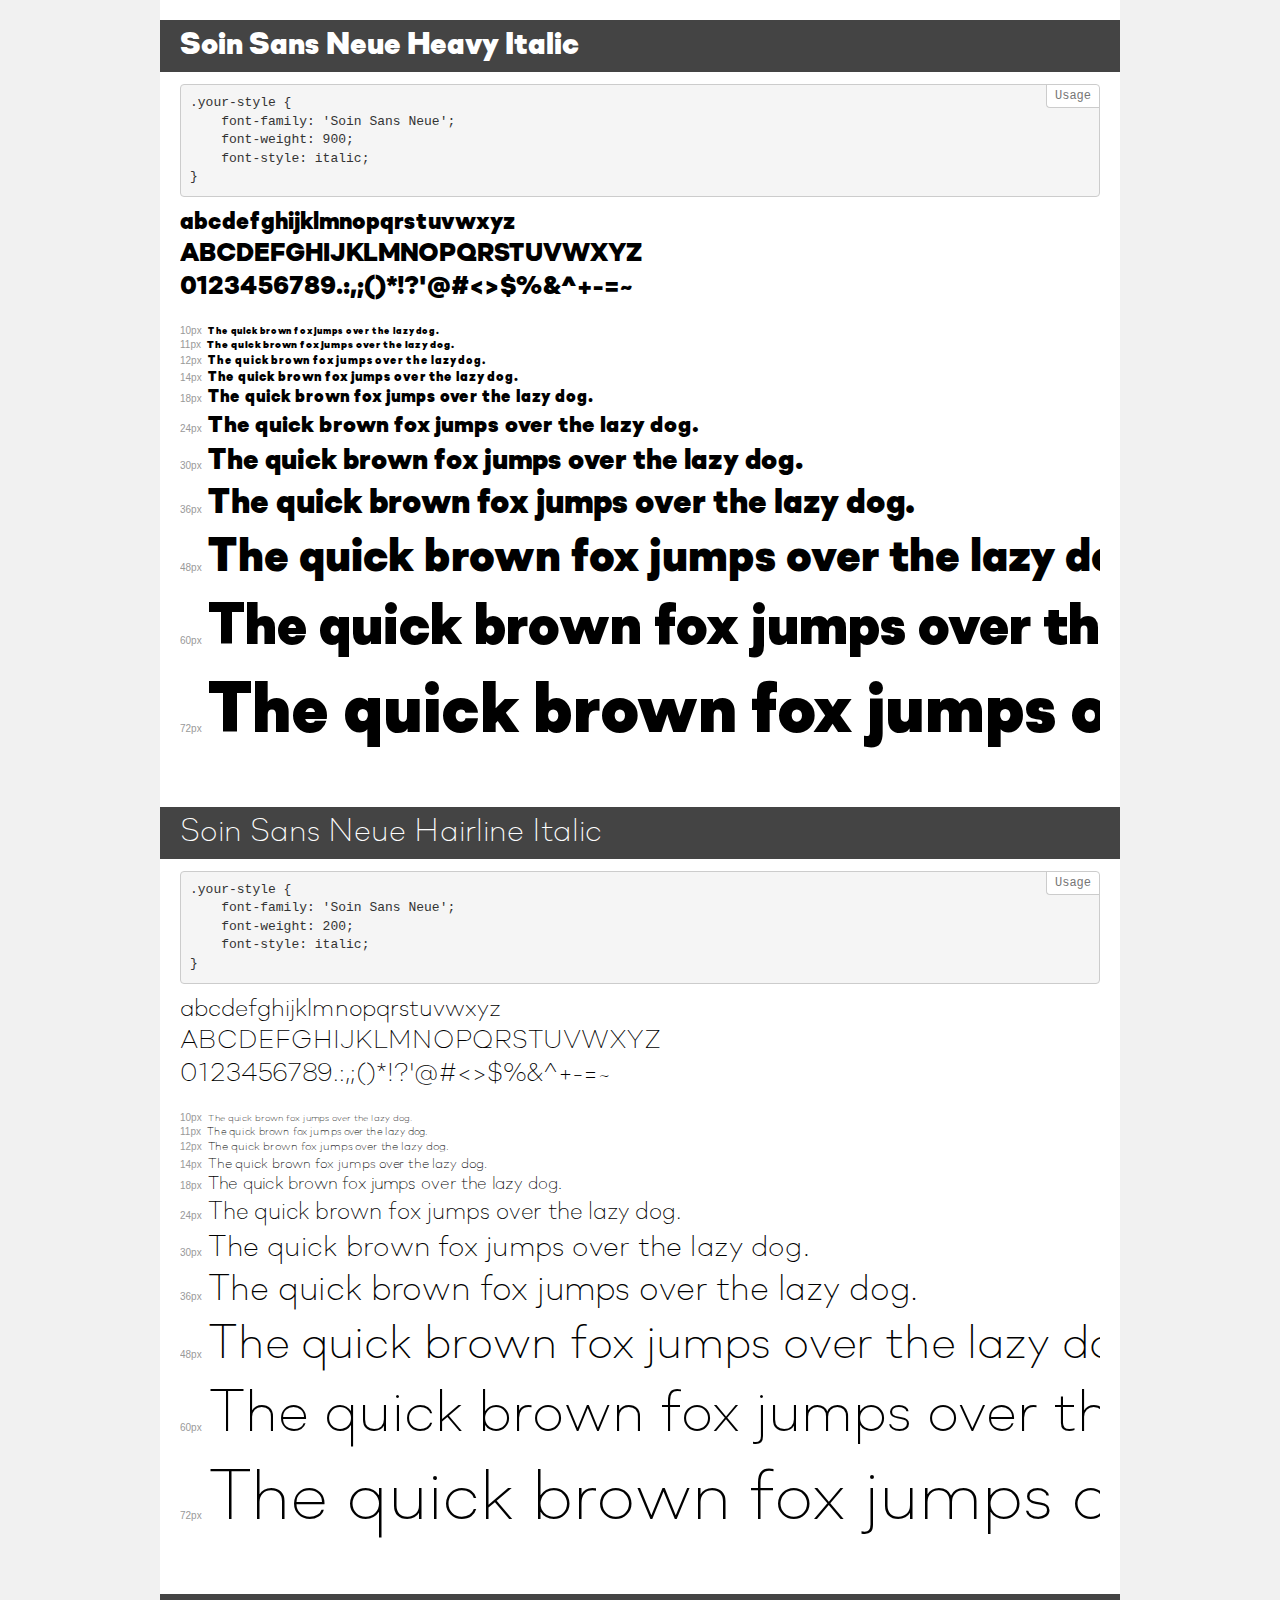
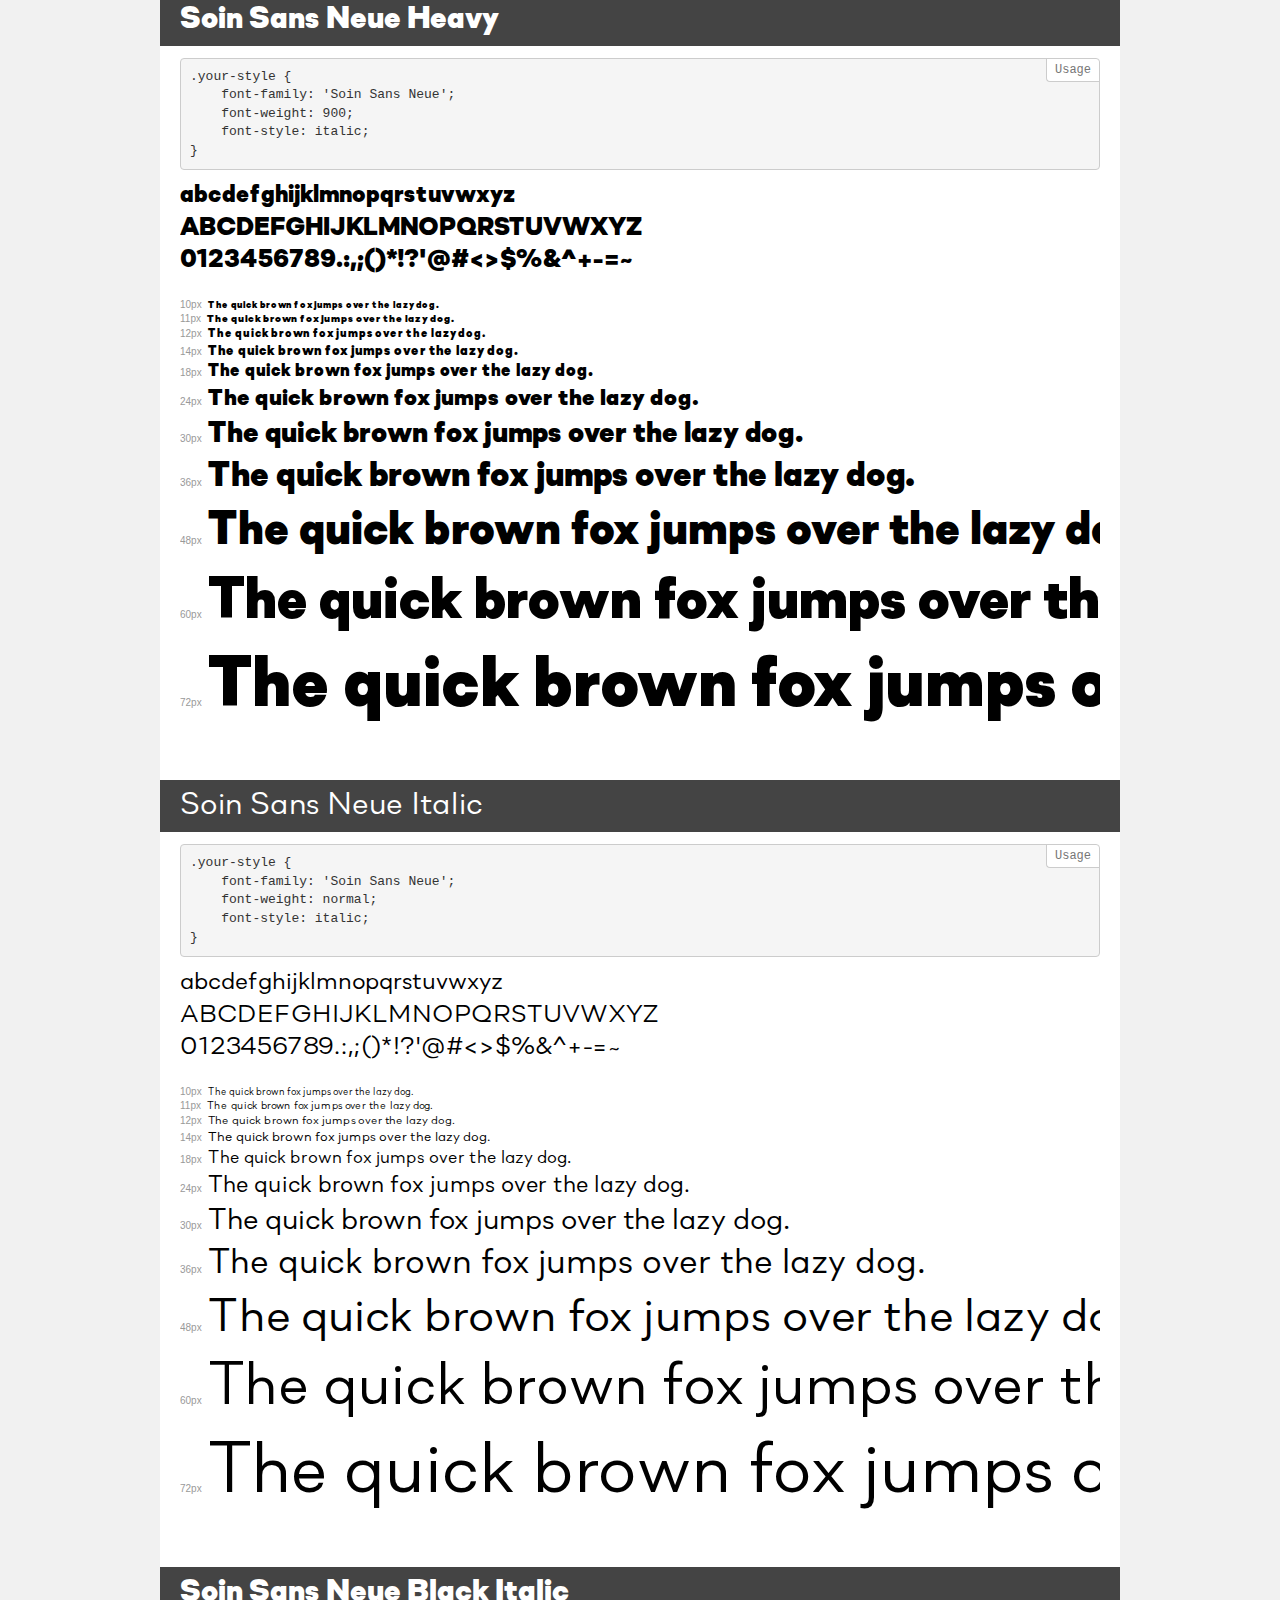
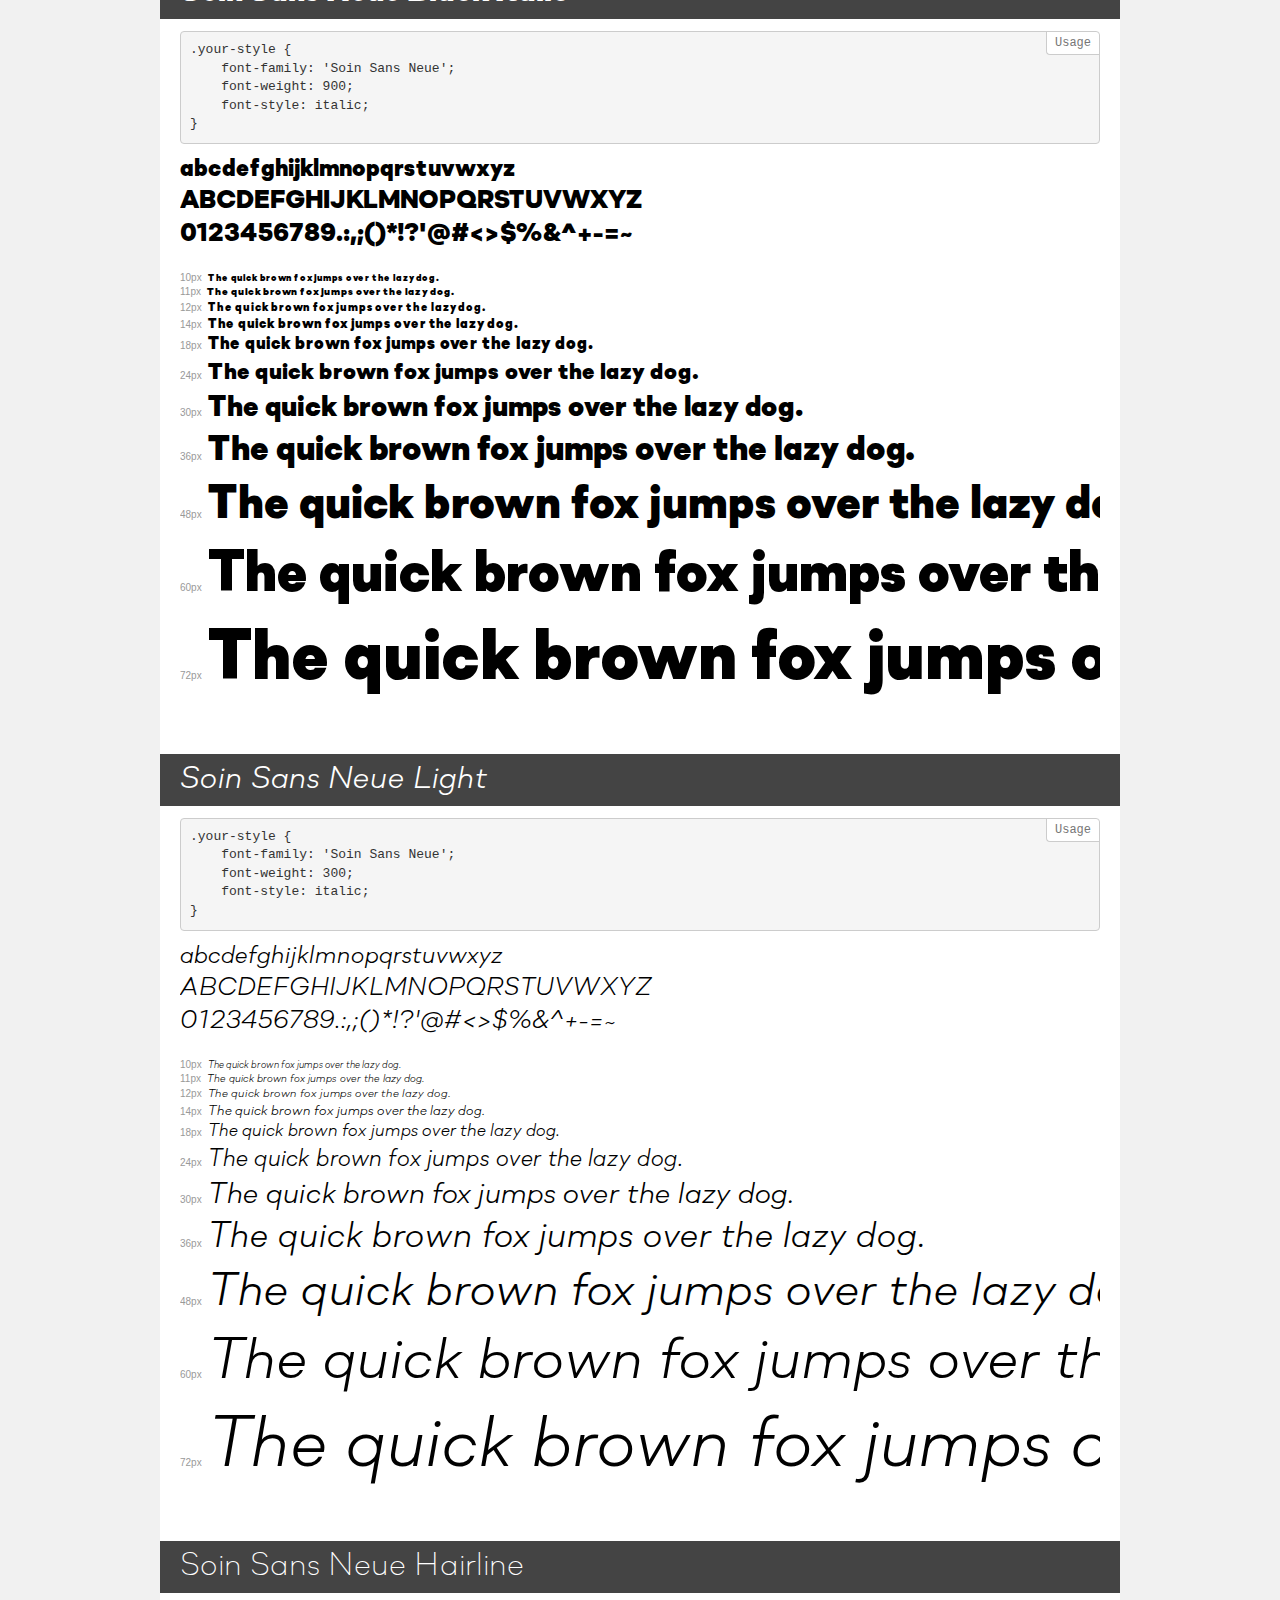
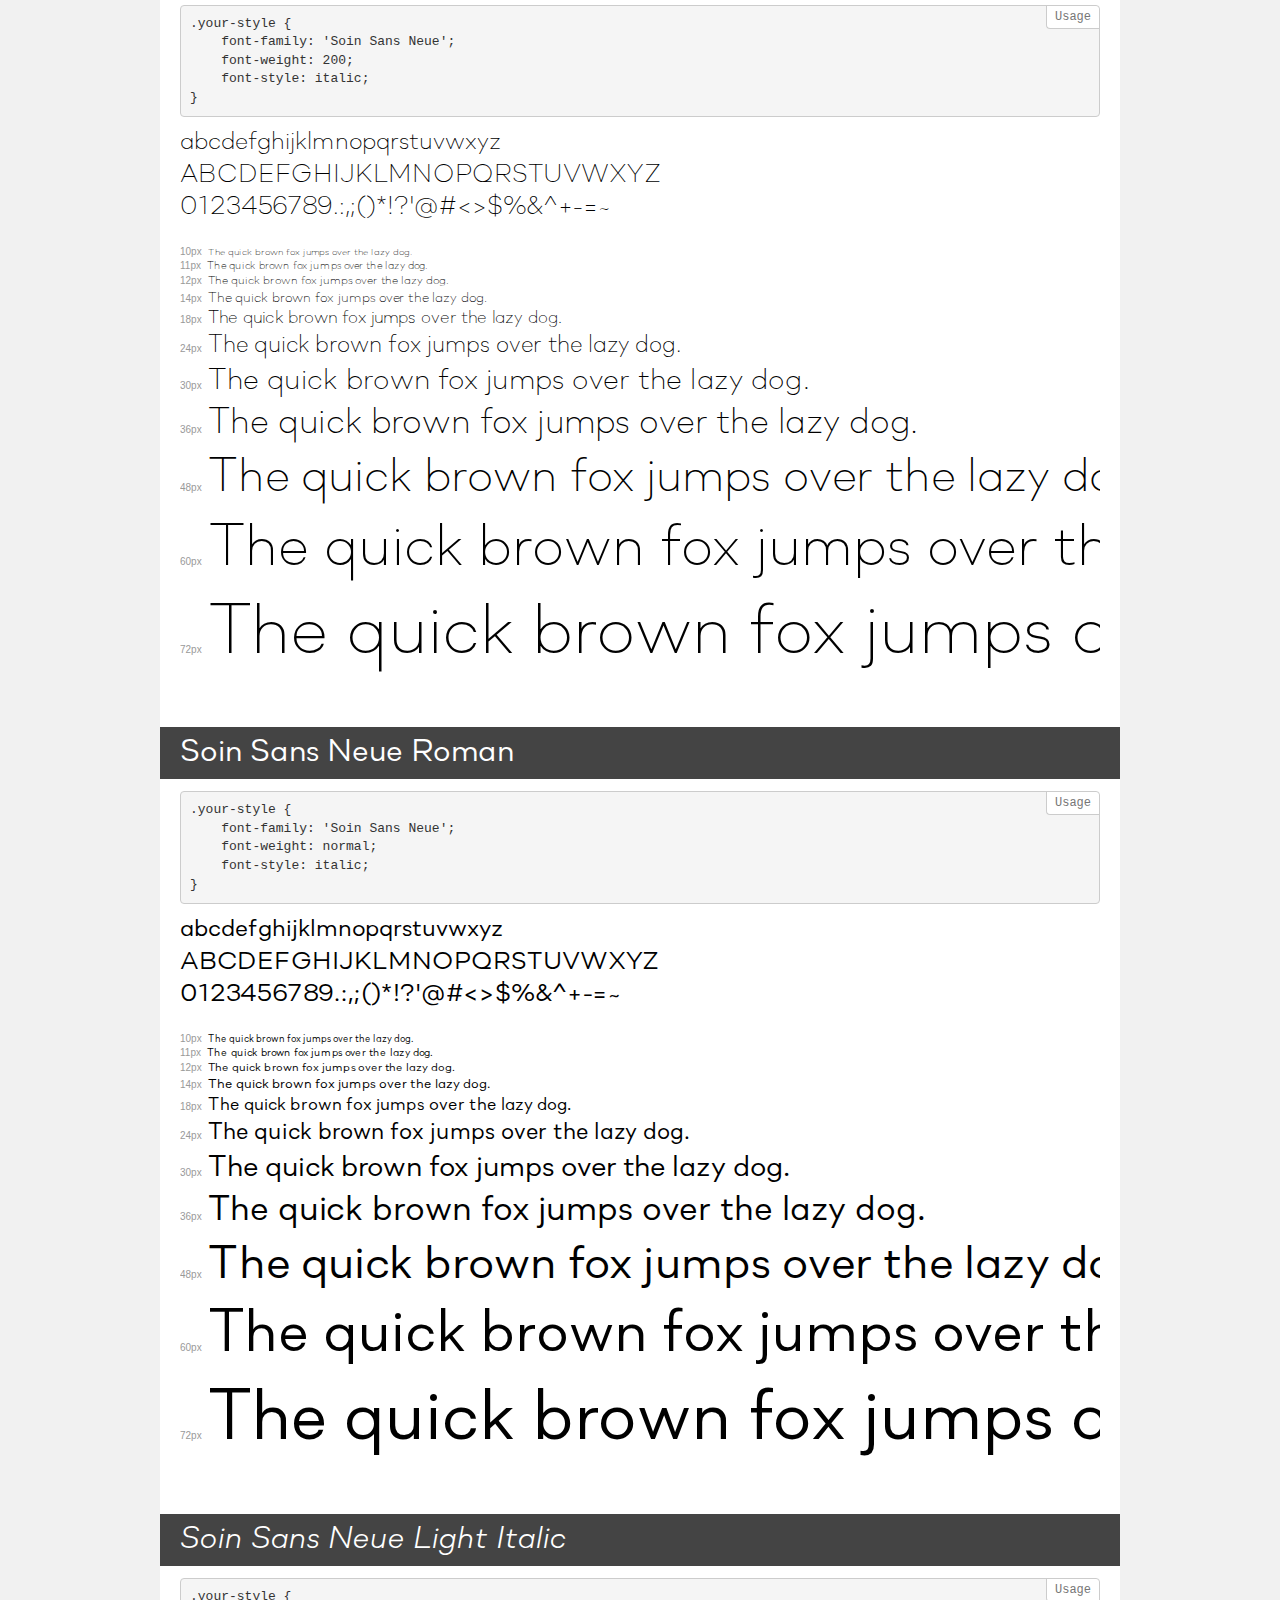
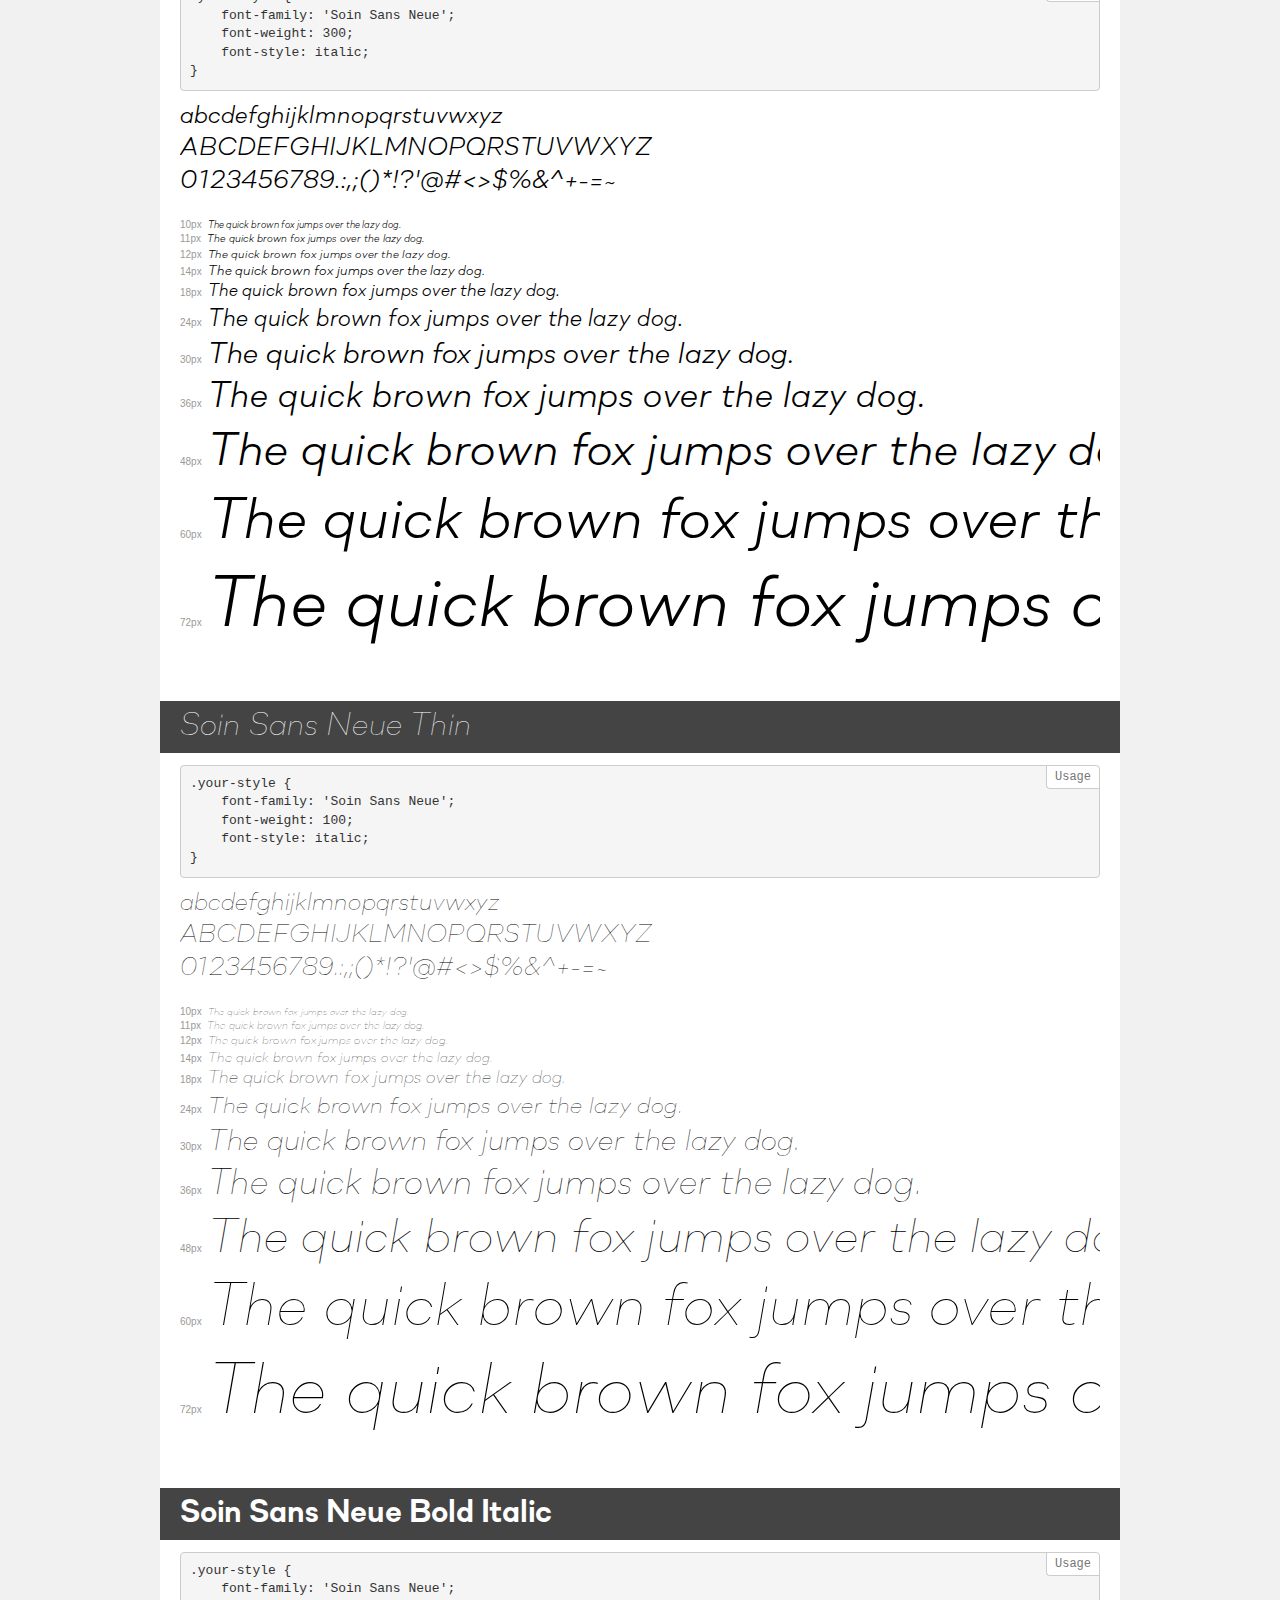
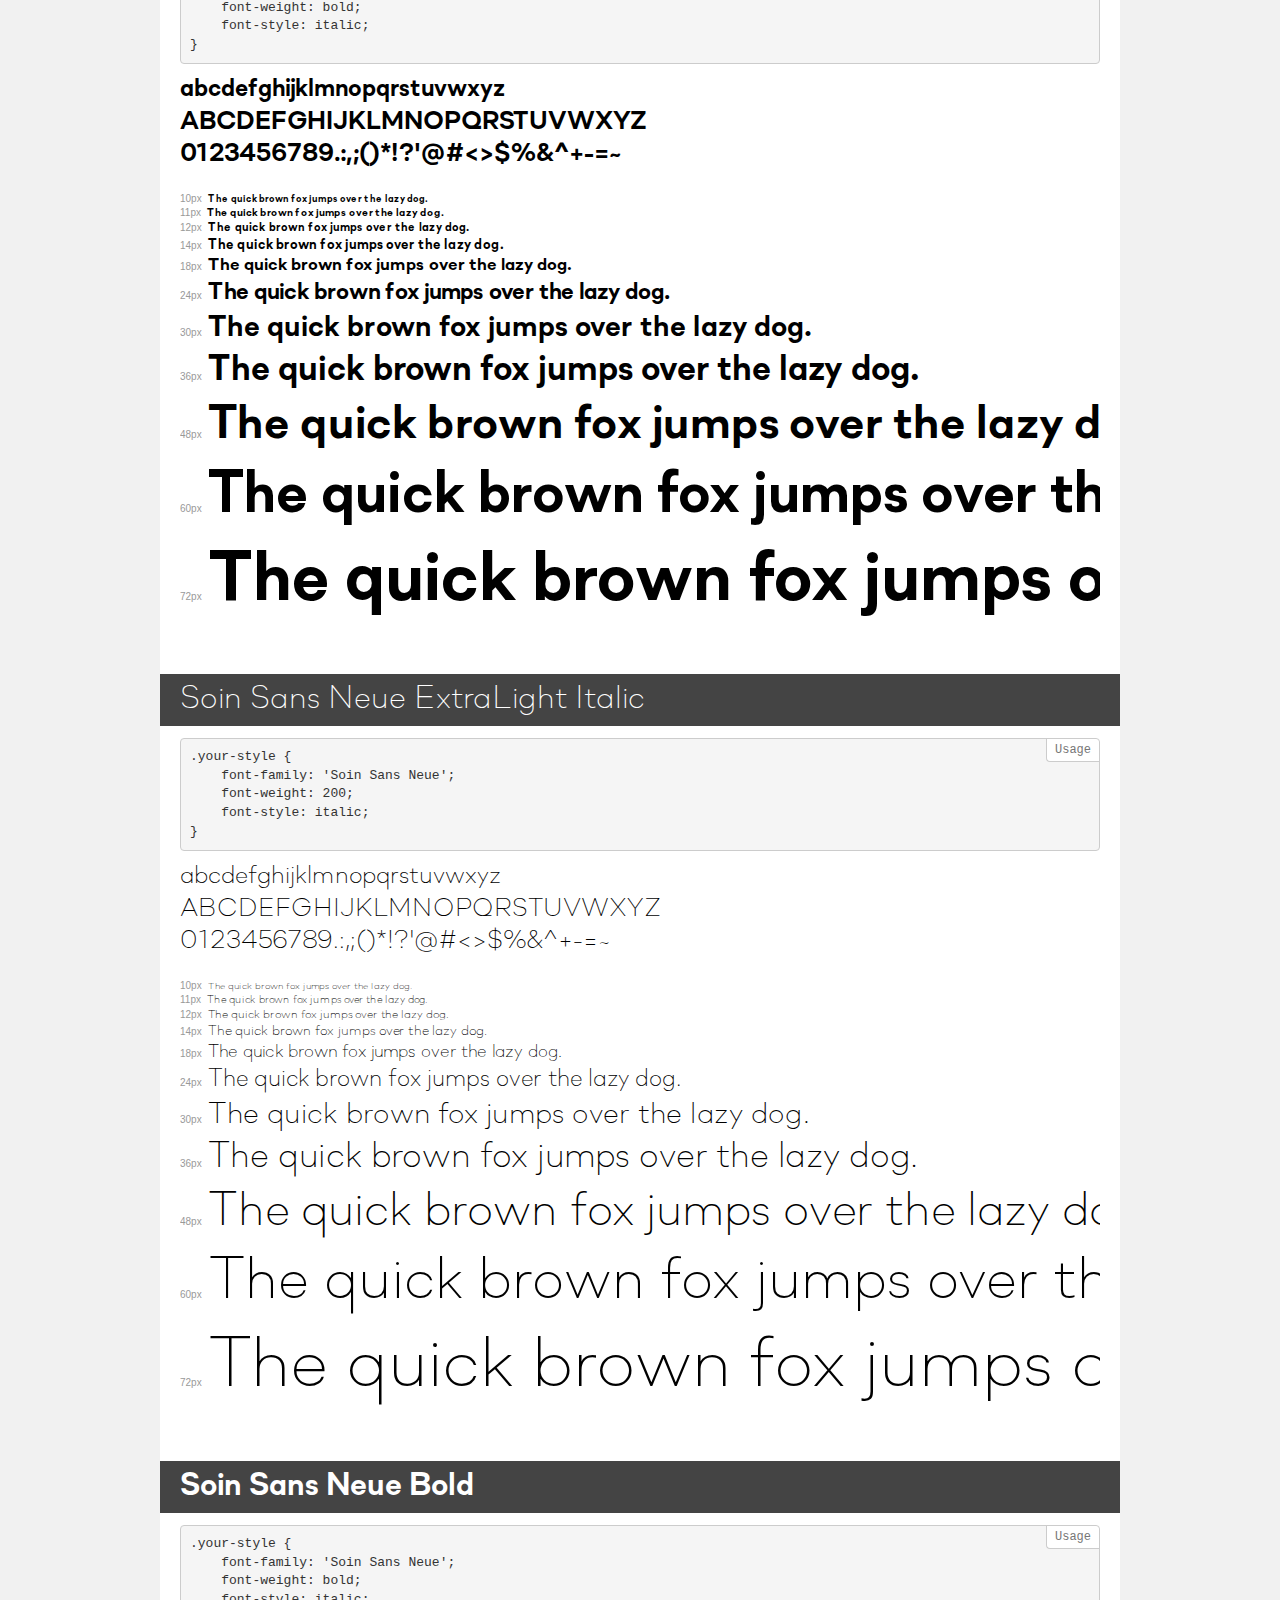
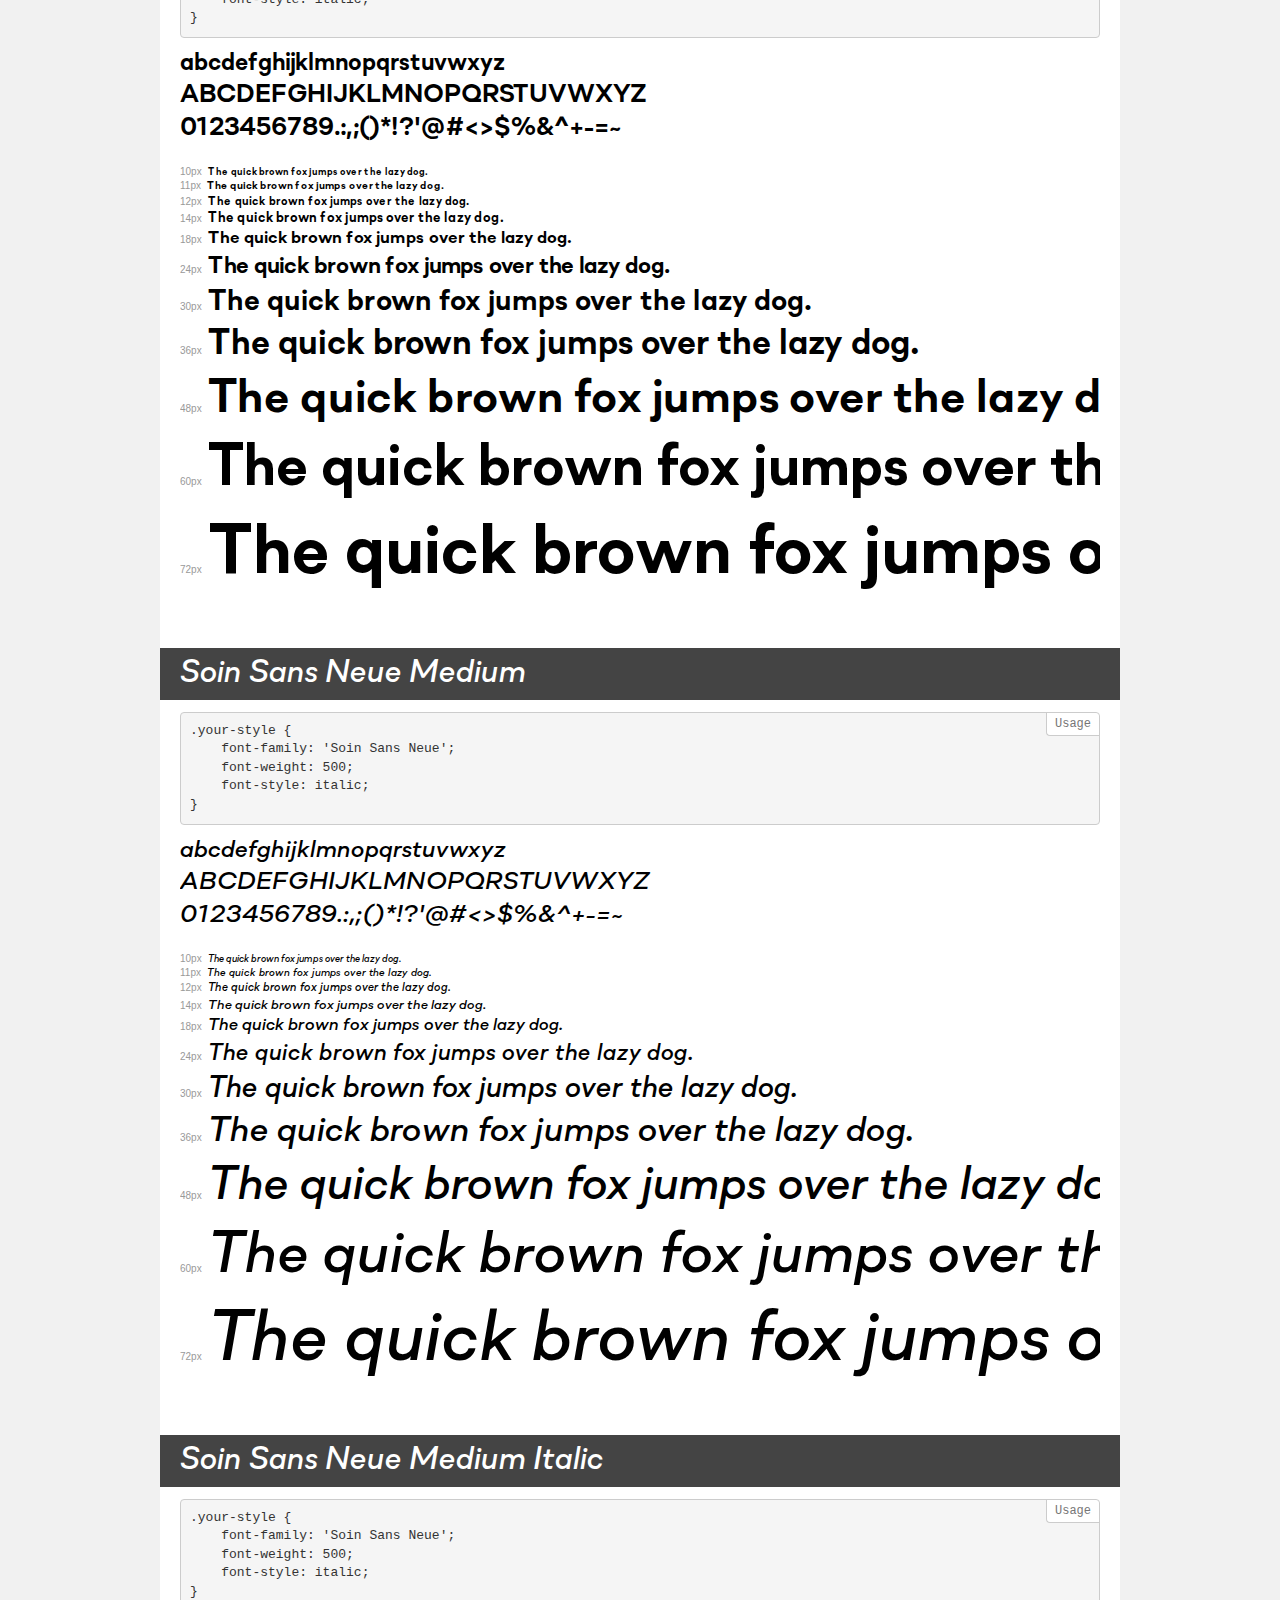
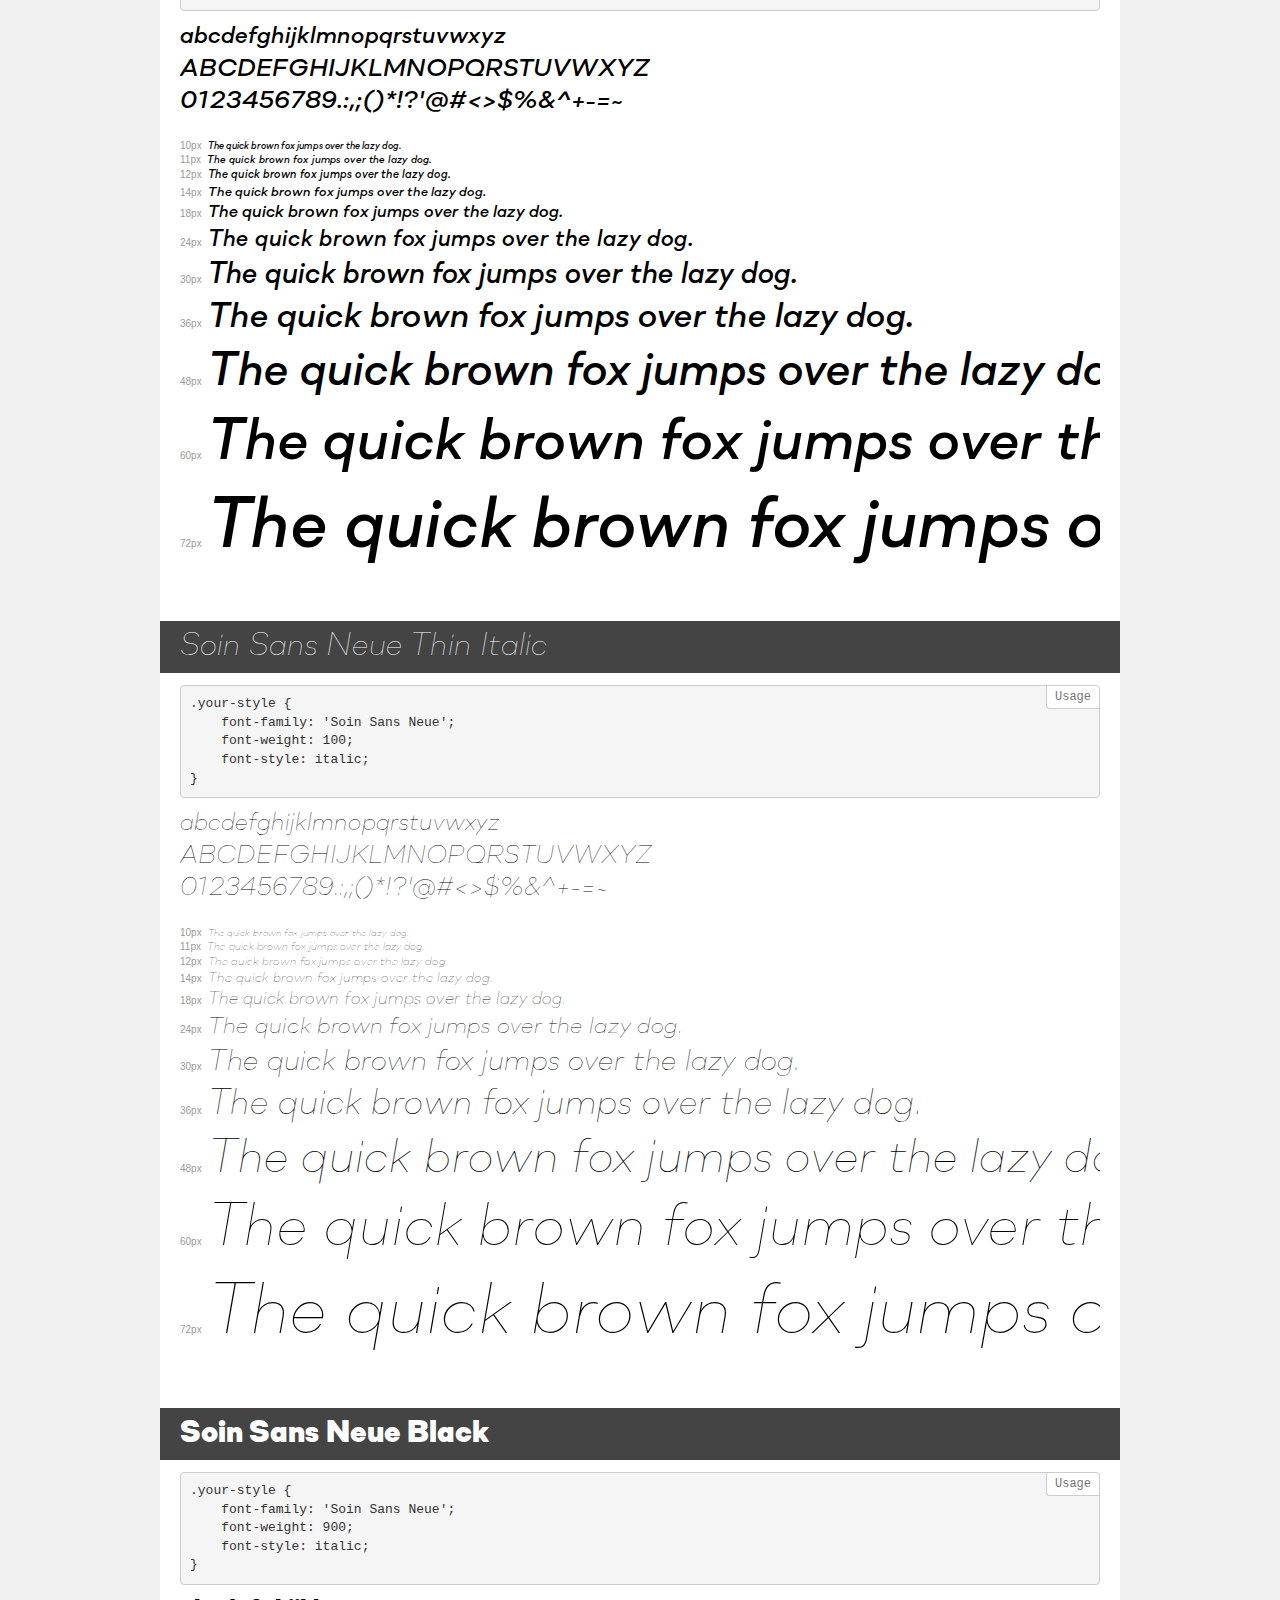
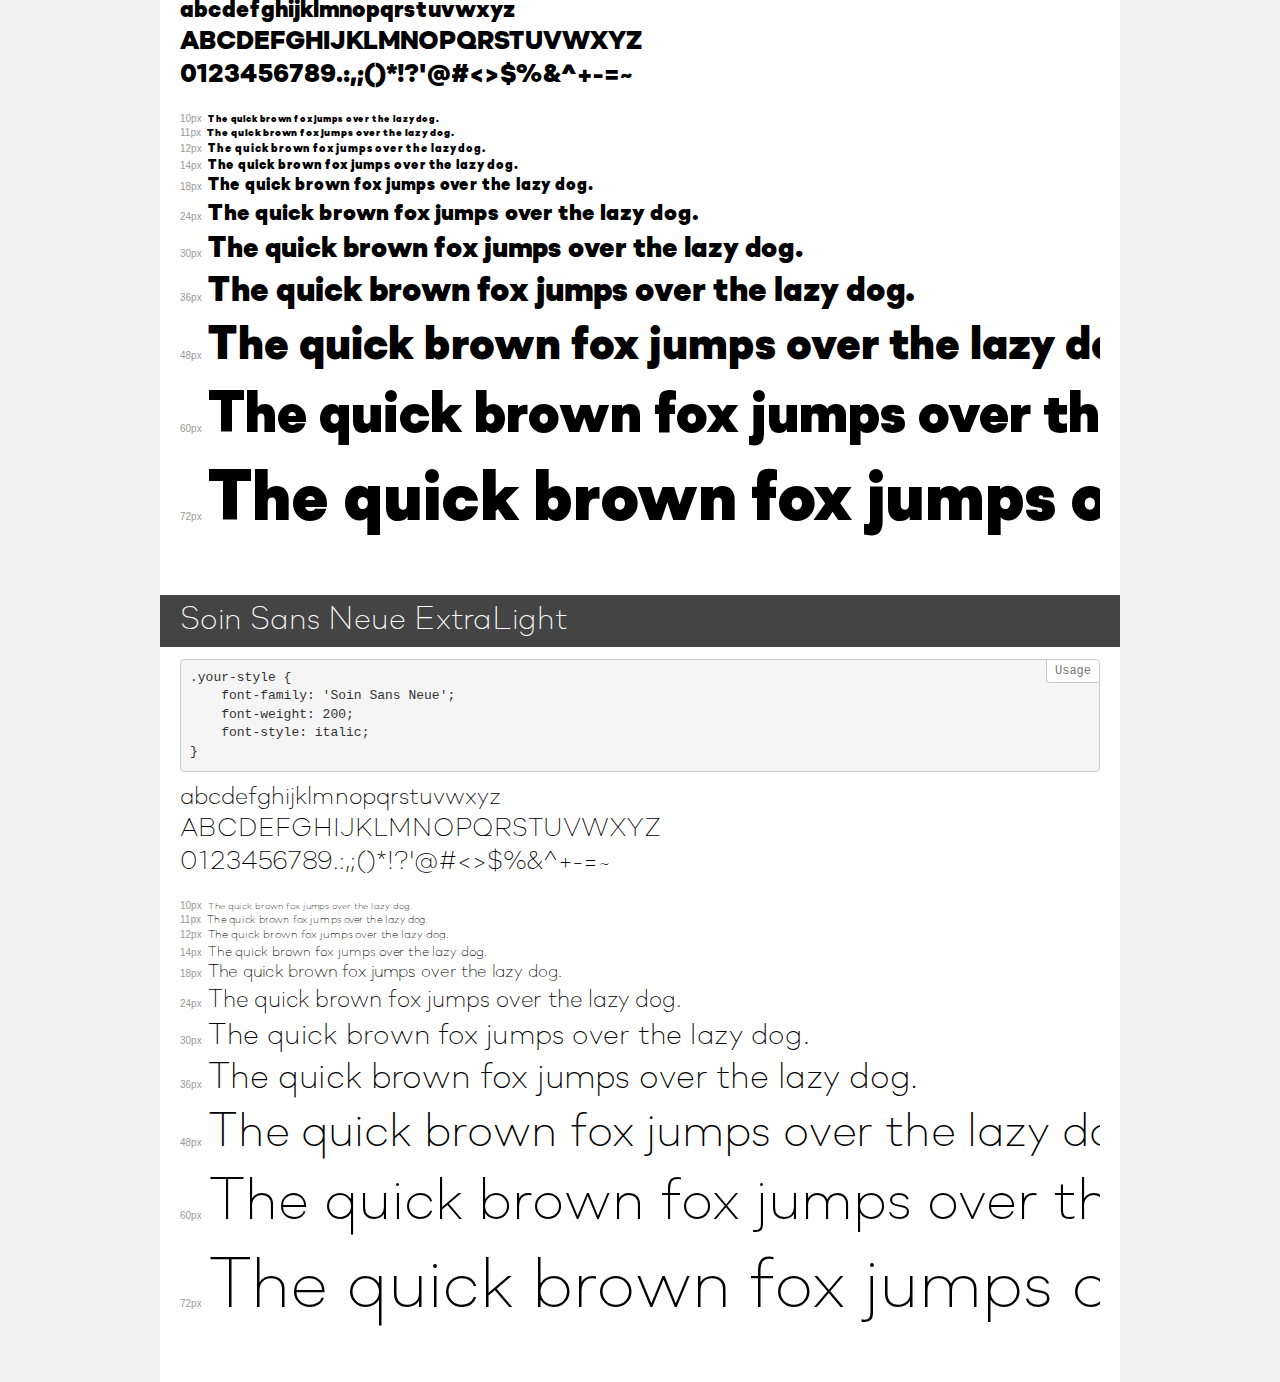
<file: transfonter.org-20190128-185114/demo.html>
<!DOCTYPE html>
<html>
<head>
    <meta charset="utf-8">
    <meta http-equiv="X-UA-Compatible" content="IE=edge">
    <meta name="viewport" content="width=device-width, initial-scale=1">
    <meta name="robots" content="noindex, noarchive">
    <meta name="format-detection" content="telephone=no">
    <title>Transfonter demo</title>
    <link href="stylesheet.css" rel="stylesheet">
    <style>
        /*
        http://meyerweb.com/eric/tools/css/reset/
        v2.0 | 20110126
        License: none (public domain)
        */
        html, body, div, span, applet, object, iframe,
        h1, h2, h3, h4, h5, h6, p, blockquote, pre,
        a, abbr, acronym, address, big, cite, code,
        del, dfn, em, img, ins, kbd, q, s, samp,
        small, strike, strong, sub, sup, tt, var,
        b, u, i, center,
        dl, dt, dd, ol, ul, li,
        fieldset, form, label, legend,
        table, caption, tbody, tfoot, thead, tr, th, td,
        article, aside, canvas, details, embed,
        figure, figcaption, footer, header, hgroup,
        menu, nav, output, ruby, section, summary,
        time, mark, audio, video {
            margin: 0;
            padding: 0;
            border: 0;
            font-size: 100%;
            font: inherit;
            vertical-align: baseline;
        }
        /* HTML5 display-role reset for older browsers */
        article, aside, details, figcaption, figure,
        footer, header, hgroup, menu, nav, section {
            display: block;
        }
        body {
            line-height: 1;
        }
        ol, ul {
            list-style: none;
        }
        blockquote, q {
            quotes: none;
        }
        blockquote:before, blockquote:after,
        q:before, q:after {
            content: '';
            content: none;
        }
        table {
            border-collapse: collapse;
            border-spacing: 0;
        }
        /* common styles */
        body {
            background: #f1f1f1;
            color: #000;
        }
        .page {
            background: #fff;
            width: 920px;
            margin: 0 auto;
            padding: 20px 20px 0 20px;
            overflow: hidden;
        }
        .font-container {
            overflow-x: auto;
            overflow-y: hidden;
            margin-bottom: 40px;
            line-height: 1.3;
            white-space: nowrap;
            padding-bottom: 5px;
        }
        h1 {
            position: relative;
            background: #444;
            font-size: 32px;
            color: #fff;
            padding: 10px 20px;
            margin: 0 -20px 12px -20px;
        }
        .letters {
            font-size: 25px;
            margin-bottom: 20px;
        }
        .s10:before {
            content: '10px';
        }
        .s11:before {
            content: '11px';
        }
        .s12:before {
            content: '12px';
        }
        .s14:before {
            content: '14px';
        }
        .s18:before {
            content: '18px';
        }
        .s24:before {
            content: '24px';
        }
        .s30:before {
            content: '30px';
        }
        .s36:before {
            content: '36px';
        }
        .s48:before {
            content: '48px';
        }
        .s60:before {
            content: '60px';
        }
        .s72:before {
            content: '72px';
        }
        .s10:before, .s11:before, .s12:before, .s14:before,
        .s18:before, .s24:before, .s30:before, .s36:before,
        .s48:before, .s60:before, .s72:before {
            font-family: Arial, sans-serif;
            font-size: 10px;
            font-weight: normal;
            font-style: normal;
            color: #999;
            padding-right: 6px;
        }
        pre {
            display: block;
            position: relative;
            padding: 9px;
            margin: 0 0 10px;
            font-family: Monaco, Menlo, Consolas, "Courier New", monospace !important;
            font-size: 13px;
            line-height: 1.428571429;
            color: #333;
            font-weight: normal !important;
            font-style: normal !important;
            background-color: #f5f5f5;
            border: 1px solid #ccc;
            overflow-x: auto;
            border-radius: 4px;
        }
        pre:after {
            display: block;
            position: absolute;
            right: 0;
            top: 0;
            content: 'Usage';
            line-height: 1;
            padding: 5px 8px;
            font-size: 12px;
            color: #767676;
            background-color: #fff;
            border: 1px solid #ccc;
            border-right: none;
            border-top: none;
            border-radius: 0 4px 0 4px;
            z-index: 10;
        }
        /* responsive */
        @media (max-width: 959px) {
            .page {
                width: auto;
                margin: 0;
            }
        }
    </style>
</head>
<body>
<div class="page">
    <div class="demo" style="font-family: 'Soin Sans Neue'; font-weight: 900; font-style: italic;">
        <h1>Soin Sans Neue Heavy Italic</h1>
        <pre>.your-style {
    font-family: 'Soin Sans Neue';
    font-weight: 900;
    font-style: italic;
}</pre>
        <div class="font-container">
            <p class="letters">
                abcdefghijklmnopqrstuvwxyz<br>
ABCDEFGHIJKLMNOPQRSTUVWXYZ<br>
                0123456789.:,;()*!?'@#<>$%&^+-=~
            </p>
            <p class="s10" style="font-size: 10px;">The quick brown fox jumps over the lazy dog.</p>
            <p class="s11" style="font-size: 11px;">The quick brown fox jumps over the lazy dog.</p>
            <p class="s12" style="font-size: 12px;">The quick brown fox jumps over the lazy dog.</p>
            <p class="s14" style="font-size: 14px;">The quick brown fox jumps over the lazy dog.</p>
            <p class="s18" style="font-size: 18px;">The quick brown fox jumps over the lazy dog.</p>
            <p class="s24" style="font-size: 24px;">The quick brown fox jumps over the lazy dog.</p>
            <p class="s30" style="font-size: 30px;">The quick brown fox jumps over the lazy dog.</p>
            <p class="s36" style="font-size: 36px;">The quick brown fox jumps over the lazy dog.</p>
            <p class="s48" style="font-size: 48px;">The quick brown fox jumps over the lazy dog.</p>
            <p class="s60" style="font-size: 60px;">The quick brown fox jumps over the lazy dog.</p>
            <p class="s72" style="font-size: 72px;">The quick brown fox jumps over the lazy dog.</p>
        </div>
    </div>
    <div class="demo" style="font-family: 'Soin Sans Neue'; font-weight: 200; font-style: italic;">
        <h1>Soin Sans Neue Hairline Italic</h1>
        <pre>.your-style {
    font-family: 'Soin Sans Neue';
    font-weight: 200;
    font-style: italic;
}</pre>
        <div class="font-container">
            <p class="letters">
                abcdefghijklmnopqrstuvwxyz<br>
ABCDEFGHIJKLMNOPQRSTUVWXYZ<br>
                0123456789.:,;()*!?'@#<>$%&^+-=~
            </p>
            <p class="s10" style="font-size: 10px;">The quick brown fox jumps over the lazy dog.</p>
            <p class="s11" style="font-size: 11px;">The quick brown fox jumps over the lazy dog.</p>
            <p class="s12" style="font-size: 12px;">The quick brown fox jumps over the lazy dog.</p>
            <p class="s14" style="font-size: 14px;">The quick brown fox jumps over the lazy dog.</p>
            <p class="s18" style="font-size: 18px;">The quick brown fox jumps over the lazy dog.</p>
            <p class="s24" style="font-size: 24px;">The quick brown fox jumps over the lazy dog.</p>
            <p class="s30" style="font-size: 30px;">The quick brown fox jumps over the lazy dog.</p>
            <p class="s36" style="font-size: 36px;">The quick brown fox jumps over the lazy dog.</p>
            <p class="s48" style="font-size: 48px;">The quick brown fox jumps over the lazy dog.</p>
            <p class="s60" style="font-size: 60px;">The quick brown fox jumps over the lazy dog.</p>
            <p class="s72" style="font-size: 72px;">The quick brown fox jumps over the lazy dog.</p>
        </div>
    </div>
    <div class="demo" style="font-family: 'Soin Sans Neue'; font-weight: 900; font-style: italic;">
        <h1>Soin Sans Neue Heavy</h1>
        <pre>.your-style {
    font-family: 'Soin Sans Neue';
    font-weight: 900;
    font-style: italic;
}</pre>
        <div class="font-container">
            <p class="letters">
                abcdefghijklmnopqrstuvwxyz<br>
ABCDEFGHIJKLMNOPQRSTUVWXYZ<br>
                0123456789.:,;()*!?'@#<>$%&^+-=~
            </p>
            <p class="s10" style="font-size: 10px;">The quick brown fox jumps over the lazy dog.</p>
            <p class="s11" style="font-size: 11px;">The quick brown fox jumps over the lazy dog.</p>
            <p class="s12" style="font-size: 12px;">The quick brown fox jumps over the lazy dog.</p>
            <p class="s14" style="font-size: 14px;">The quick brown fox jumps over the lazy dog.</p>
            <p class="s18" style="font-size: 18px;">The quick brown fox jumps over the lazy dog.</p>
            <p class="s24" style="font-size: 24px;">The quick brown fox jumps over the lazy dog.</p>
            <p class="s30" style="font-size: 30px;">The quick brown fox jumps over the lazy dog.</p>
            <p class="s36" style="font-size: 36px;">The quick brown fox jumps over the lazy dog.</p>
            <p class="s48" style="font-size: 48px;">The quick brown fox jumps over the lazy dog.</p>
            <p class="s60" style="font-size: 60px;">The quick brown fox jumps over the lazy dog.</p>
            <p class="s72" style="font-size: 72px;">The quick brown fox jumps over the lazy dog.</p>
        </div>
    </div>
    <div class="demo" style="font-family: 'Soin Sans Neue'; font-weight: normal; font-style: italic;">
        <h1>Soin Sans Neue Italic</h1>
        <pre>.your-style {
    font-family: 'Soin Sans Neue';
    font-weight: normal;
    font-style: italic;
}</pre>
        <div class="font-container">
            <p class="letters">
                abcdefghijklmnopqrstuvwxyz<br>
ABCDEFGHIJKLMNOPQRSTUVWXYZ<br>
                0123456789.:,;()*!?'@#<>$%&^+-=~
            </p>
            <p class="s10" style="font-size: 10px;">The quick brown fox jumps over the lazy dog.</p>
            <p class="s11" style="font-size: 11px;">The quick brown fox jumps over the lazy dog.</p>
            <p class="s12" style="font-size: 12px;">The quick brown fox jumps over the lazy dog.</p>
            <p class="s14" style="font-size: 14px;">The quick brown fox jumps over the lazy dog.</p>
            <p class="s18" style="font-size: 18px;">The quick brown fox jumps over the lazy dog.</p>
            <p class="s24" style="font-size: 24px;">The quick brown fox jumps over the lazy dog.</p>
            <p class="s30" style="font-size: 30px;">The quick brown fox jumps over the lazy dog.</p>
            <p class="s36" style="font-size: 36px;">The quick brown fox jumps over the lazy dog.</p>
            <p class="s48" style="font-size: 48px;">The quick brown fox jumps over the lazy dog.</p>
            <p class="s60" style="font-size: 60px;">The quick brown fox jumps over the lazy dog.</p>
            <p class="s72" style="font-size: 72px;">The quick brown fox jumps over the lazy dog.</p>
        </div>
    </div>
    <div class="demo" style="font-family: 'Soin Sans Neue'; font-weight: 900; font-style: italic;">
        <h1>Soin Sans Neue Black Italic</h1>
        <pre>.your-style {
    font-family: 'Soin Sans Neue';
    font-weight: 900;
    font-style: italic;
}</pre>
        <div class="font-container">
            <p class="letters">
                abcdefghijklmnopqrstuvwxyz<br>
ABCDEFGHIJKLMNOPQRSTUVWXYZ<br>
                0123456789.:,;()*!?'@#<>$%&^+-=~
            </p>
            <p class="s10" style="font-size: 10px;">The quick brown fox jumps over the lazy dog.</p>
            <p class="s11" style="font-size: 11px;">The quick brown fox jumps over the lazy dog.</p>
            <p class="s12" style="font-size: 12px;">The quick brown fox jumps over the lazy dog.</p>
            <p class="s14" style="font-size: 14px;">The quick brown fox jumps over the lazy dog.</p>
            <p class="s18" style="font-size: 18px;">The quick brown fox jumps over the lazy dog.</p>
            <p class="s24" style="font-size: 24px;">The quick brown fox jumps over the lazy dog.</p>
            <p class="s30" style="font-size: 30px;">The quick brown fox jumps over the lazy dog.</p>
            <p class="s36" style="font-size: 36px;">The quick brown fox jumps over the lazy dog.</p>
            <p class="s48" style="font-size: 48px;">The quick brown fox jumps over the lazy dog.</p>
            <p class="s60" style="font-size: 60px;">The quick brown fox jumps over the lazy dog.</p>
            <p class="s72" style="font-size: 72px;">The quick brown fox jumps over the lazy dog.</p>
        </div>
    </div>
    <div class="demo" style="font-family: 'Soin Sans Neue'; font-weight: 300; font-style: italic;">
        <h1>Soin Sans Neue Light</h1>
        <pre>.your-style {
    font-family: 'Soin Sans Neue';
    font-weight: 300;
    font-style: italic;
}</pre>
        <div class="font-container">
            <p class="letters">
                abcdefghijklmnopqrstuvwxyz<br>
ABCDEFGHIJKLMNOPQRSTUVWXYZ<br>
                0123456789.:,;()*!?'@#<>$%&^+-=~
            </p>
            <p class="s10" style="font-size: 10px;">The quick brown fox jumps over the lazy dog.</p>
            <p class="s11" style="font-size: 11px;">The quick brown fox jumps over the lazy dog.</p>
            <p class="s12" style="font-size: 12px;">The quick brown fox jumps over the lazy dog.</p>
            <p class="s14" style="font-size: 14px;">The quick brown fox jumps over the lazy dog.</p>
            <p class="s18" style="font-size: 18px;">The quick brown fox jumps over the lazy dog.</p>
            <p class="s24" style="font-size: 24px;">The quick brown fox jumps over the lazy dog.</p>
            <p class="s30" style="font-size: 30px;">The quick brown fox jumps over the lazy dog.</p>
            <p class="s36" style="font-size: 36px;">The quick brown fox jumps over the lazy dog.</p>
            <p class="s48" style="font-size: 48px;">The quick brown fox jumps over the lazy dog.</p>
            <p class="s60" style="font-size: 60px;">The quick brown fox jumps over the lazy dog.</p>
            <p class="s72" style="font-size: 72px;">The quick brown fox jumps over the lazy dog.</p>
        </div>
    </div>
    <div class="demo" style="font-family: 'Soin Sans Neue'; font-weight: 200; font-style: italic;">
        <h1>Soin Sans Neue Hairline</h1>
        <pre>.your-style {
    font-family: 'Soin Sans Neue';
    font-weight: 200;
    font-style: italic;
}</pre>
        <div class="font-container">
            <p class="letters">
                abcdefghijklmnopqrstuvwxyz<br>
ABCDEFGHIJKLMNOPQRSTUVWXYZ<br>
                0123456789.:,;()*!?'@#<>$%&^+-=~
            </p>
            <p class="s10" style="font-size: 10px;">The quick brown fox jumps over the lazy dog.</p>
            <p class="s11" style="font-size: 11px;">The quick brown fox jumps over the lazy dog.</p>
            <p class="s12" style="font-size: 12px;">The quick brown fox jumps over the lazy dog.</p>
            <p class="s14" style="font-size: 14px;">The quick brown fox jumps over the lazy dog.</p>
            <p class="s18" style="font-size: 18px;">The quick brown fox jumps over the lazy dog.</p>
            <p class="s24" style="font-size: 24px;">The quick brown fox jumps over the lazy dog.</p>
            <p class="s30" style="font-size: 30px;">The quick brown fox jumps over the lazy dog.</p>
            <p class="s36" style="font-size: 36px;">The quick brown fox jumps over the lazy dog.</p>
            <p class="s48" style="font-size: 48px;">The quick brown fox jumps over the lazy dog.</p>
            <p class="s60" style="font-size: 60px;">The quick brown fox jumps over the lazy dog.</p>
            <p class="s72" style="font-size: 72px;">The quick brown fox jumps over the lazy dog.</p>
        </div>
    </div>
    <div class="demo" style="font-family: 'Soin Sans Neue'; font-weight: normal; font-style: italic;">
        <h1>Soin Sans Neue Roman</h1>
        <pre>.your-style {
    font-family: 'Soin Sans Neue';
    font-weight: normal;
    font-style: italic;
}</pre>
        <div class="font-container">
            <p class="letters">
                abcdefghijklmnopqrstuvwxyz<br>
ABCDEFGHIJKLMNOPQRSTUVWXYZ<br>
                0123456789.:,;()*!?'@#<>$%&^+-=~
            </p>
            <p class="s10" style="font-size: 10px;">The quick brown fox jumps over the lazy dog.</p>
            <p class="s11" style="font-size: 11px;">The quick brown fox jumps over the lazy dog.</p>
            <p class="s12" style="font-size: 12px;">The quick brown fox jumps over the lazy dog.</p>
            <p class="s14" style="font-size: 14px;">The quick brown fox jumps over the lazy dog.</p>
            <p class="s18" style="font-size: 18px;">The quick brown fox jumps over the lazy dog.</p>
            <p class="s24" style="font-size: 24px;">The quick brown fox jumps over the lazy dog.</p>
            <p class="s30" style="font-size: 30px;">The quick brown fox jumps over the lazy dog.</p>
            <p class="s36" style="font-size: 36px;">The quick brown fox jumps over the lazy dog.</p>
            <p class="s48" style="font-size: 48px;">The quick brown fox jumps over the lazy dog.</p>
            <p class="s60" style="font-size: 60px;">The quick brown fox jumps over the lazy dog.</p>
            <p class="s72" style="font-size: 72px;">The quick brown fox jumps over the lazy dog.</p>
        </div>
    </div>
    <div class="demo" style="font-family: 'Soin Sans Neue'; font-weight: 300; font-style: italic;">
        <h1>Soin Sans Neue Light Italic</h1>
        <pre>.your-style {
    font-family: 'Soin Sans Neue';
    font-weight: 300;
    font-style: italic;
}</pre>
        <div class="font-container">
            <p class="letters">
                abcdefghijklmnopqrstuvwxyz<br>
ABCDEFGHIJKLMNOPQRSTUVWXYZ<br>
                0123456789.:,;()*!?'@#<>$%&^+-=~
            </p>
            <p class="s10" style="font-size: 10px;">The quick brown fox jumps over the lazy dog.</p>
            <p class="s11" style="font-size: 11px;">The quick brown fox jumps over the lazy dog.</p>
            <p class="s12" style="font-size: 12px;">The quick brown fox jumps over the lazy dog.</p>
            <p class="s14" style="font-size: 14px;">The quick brown fox jumps over the lazy dog.</p>
            <p class="s18" style="font-size: 18px;">The quick brown fox jumps over the lazy dog.</p>
            <p class="s24" style="font-size: 24px;">The quick brown fox jumps over the lazy dog.</p>
            <p class="s30" style="font-size: 30px;">The quick brown fox jumps over the lazy dog.</p>
            <p class="s36" style="font-size: 36px;">The quick brown fox jumps over the lazy dog.</p>
            <p class="s48" style="font-size: 48px;">The quick brown fox jumps over the lazy dog.</p>
            <p class="s60" style="font-size: 60px;">The quick brown fox jumps over the lazy dog.</p>
            <p class="s72" style="font-size: 72px;">The quick brown fox jumps over the lazy dog.</p>
        </div>
    </div>
    <div class="demo" style="font-family: 'Soin Sans Neue'; font-weight: 100; font-style: italic;">
        <h1>Soin Sans Neue Thin</h1>
        <pre>.your-style {
    font-family: 'Soin Sans Neue';
    font-weight: 100;
    font-style: italic;
}</pre>
        <div class="font-container">
            <p class="letters">
                abcdefghijklmnopqrstuvwxyz<br>
ABCDEFGHIJKLMNOPQRSTUVWXYZ<br>
                0123456789.:,;()*!?'@#<>$%&^+-=~
            </p>
            <p class="s10" style="font-size: 10px;">The quick brown fox jumps over the lazy dog.</p>
            <p class="s11" style="font-size: 11px;">The quick brown fox jumps over the lazy dog.</p>
            <p class="s12" style="font-size: 12px;">The quick brown fox jumps over the lazy dog.</p>
            <p class="s14" style="font-size: 14px;">The quick brown fox jumps over the lazy dog.</p>
            <p class="s18" style="font-size: 18px;">The quick brown fox jumps over the lazy dog.</p>
            <p class="s24" style="font-size: 24px;">The quick brown fox jumps over the lazy dog.</p>
            <p class="s30" style="font-size: 30px;">The quick brown fox jumps over the lazy dog.</p>
            <p class="s36" style="font-size: 36px;">The quick brown fox jumps over the lazy dog.</p>
            <p class="s48" style="font-size: 48px;">The quick brown fox jumps over the lazy dog.</p>
            <p class="s60" style="font-size: 60px;">The quick brown fox jumps over the lazy dog.</p>
            <p class="s72" style="font-size: 72px;">The quick brown fox jumps over the lazy dog.</p>
        </div>
    </div>
    <div class="demo" style="font-family: 'Soin Sans Neue'; font-weight: bold; font-style: italic;">
        <h1>Soin Sans Neue Bold Italic</h1>
        <pre>.your-style {
    font-family: 'Soin Sans Neue';
    font-weight: bold;
    font-style: italic;
}</pre>
        <div class="font-container">
            <p class="letters">
                abcdefghijklmnopqrstuvwxyz<br>
ABCDEFGHIJKLMNOPQRSTUVWXYZ<br>
                0123456789.:,;()*!?'@#<>$%&^+-=~
            </p>
            <p class="s10" style="font-size: 10px;">The quick brown fox jumps over the lazy dog.</p>
            <p class="s11" style="font-size: 11px;">The quick brown fox jumps over the lazy dog.</p>
            <p class="s12" style="font-size: 12px;">The quick brown fox jumps over the lazy dog.</p>
            <p class="s14" style="font-size: 14px;">The quick brown fox jumps over the lazy dog.</p>
            <p class="s18" style="font-size: 18px;">The quick brown fox jumps over the lazy dog.</p>
            <p class="s24" style="font-size: 24px;">The quick brown fox jumps over the lazy dog.</p>
            <p class="s30" style="font-size: 30px;">The quick brown fox jumps over the lazy dog.</p>
            <p class="s36" style="font-size: 36px;">The quick brown fox jumps over the lazy dog.</p>
            <p class="s48" style="font-size: 48px;">The quick brown fox jumps over the lazy dog.</p>
            <p class="s60" style="font-size: 60px;">The quick brown fox jumps over the lazy dog.</p>
            <p class="s72" style="font-size: 72px;">The quick brown fox jumps over the lazy dog.</p>
        </div>
    </div>
    <div class="demo" style="font-family: 'Soin Sans Neue'; font-weight: 200; font-style: italic;">
        <h1>Soin Sans Neue ExtraLight Italic</h1>
        <pre>.your-style {
    font-family: 'Soin Sans Neue';
    font-weight: 200;
    font-style: italic;
}</pre>
        <div class="font-container">
            <p class="letters">
                abcdefghijklmnopqrstuvwxyz<br>
ABCDEFGHIJKLMNOPQRSTUVWXYZ<br>
                0123456789.:,;()*!?'@#<>$%&^+-=~
            </p>
            <p class="s10" style="font-size: 10px;">The quick brown fox jumps over the lazy dog.</p>
            <p class="s11" style="font-size: 11px;">The quick brown fox jumps over the lazy dog.</p>
            <p class="s12" style="font-size: 12px;">The quick brown fox jumps over the lazy dog.</p>
            <p class="s14" style="font-size: 14px;">The quick brown fox jumps over the lazy dog.</p>
            <p class="s18" style="font-size: 18px;">The quick brown fox jumps over the lazy dog.</p>
            <p class="s24" style="font-size: 24px;">The quick brown fox jumps over the lazy dog.</p>
            <p class="s30" style="font-size: 30px;">The quick brown fox jumps over the lazy dog.</p>
            <p class="s36" style="font-size: 36px;">The quick brown fox jumps over the lazy dog.</p>
            <p class="s48" style="font-size: 48px;">The quick brown fox jumps over the lazy dog.</p>
            <p class="s60" style="font-size: 60px;">The quick brown fox jumps over the lazy dog.</p>
            <p class="s72" style="font-size: 72px;">The quick brown fox jumps over the lazy dog.</p>
        </div>
    </div>
    <div class="demo" style="font-family: 'Soin Sans Neue'; font-weight: bold; font-style: italic;">
        <h1>Soin Sans Neue Bold</h1>
        <pre>.your-style {
    font-family: 'Soin Sans Neue';
    font-weight: bold;
    font-style: italic;
}</pre>
        <div class="font-container">
            <p class="letters">
                abcdefghijklmnopqrstuvwxyz<br>
ABCDEFGHIJKLMNOPQRSTUVWXYZ<br>
                0123456789.:,;()*!?'@#<>$%&^+-=~
            </p>
            <p class="s10" style="font-size: 10px;">The quick brown fox jumps over the lazy dog.</p>
            <p class="s11" style="font-size: 11px;">The quick brown fox jumps over the lazy dog.</p>
            <p class="s12" style="font-size: 12px;">The quick brown fox jumps over the lazy dog.</p>
            <p class="s14" style="font-size: 14px;">The quick brown fox jumps over the lazy dog.</p>
            <p class="s18" style="font-size: 18px;">The quick brown fox jumps over the lazy dog.</p>
            <p class="s24" style="font-size: 24px;">The quick brown fox jumps over the lazy dog.</p>
            <p class="s30" style="font-size: 30px;">The quick brown fox jumps over the lazy dog.</p>
            <p class="s36" style="font-size: 36px;">The quick brown fox jumps over the lazy dog.</p>
            <p class="s48" style="font-size: 48px;">The quick brown fox jumps over the lazy dog.</p>
            <p class="s60" style="font-size: 60px;">The quick brown fox jumps over the lazy dog.</p>
            <p class="s72" style="font-size: 72px;">The quick brown fox jumps over the lazy dog.</p>
        </div>
    </div>
    <div class="demo" style="font-family: 'Soin Sans Neue'; font-weight: 500; font-style: italic;">
        <h1>Soin Sans Neue Medium</h1>
        <pre>.your-style {
    font-family: 'Soin Sans Neue';
    font-weight: 500;
    font-style: italic;
}</pre>
        <div class="font-container">
            <p class="letters">
                abcdefghijklmnopqrstuvwxyz<br>
ABCDEFGHIJKLMNOPQRSTUVWXYZ<br>
                0123456789.:,;()*!?'@#<>$%&^+-=~
            </p>
            <p class="s10" style="font-size: 10px;">The quick brown fox jumps over the lazy dog.</p>
            <p class="s11" style="font-size: 11px;">The quick brown fox jumps over the lazy dog.</p>
            <p class="s12" style="font-size: 12px;">The quick brown fox jumps over the lazy dog.</p>
            <p class="s14" style="font-size: 14px;">The quick brown fox jumps over the lazy dog.</p>
            <p class="s18" style="font-size: 18px;">The quick brown fox jumps over the lazy dog.</p>
            <p class="s24" style="font-size: 24px;">The quick brown fox jumps over the lazy dog.</p>
            <p class="s30" style="font-size: 30px;">The quick brown fox jumps over the lazy dog.</p>
            <p class="s36" style="font-size: 36px;">The quick brown fox jumps over the lazy dog.</p>
            <p class="s48" style="font-size: 48px;">The quick brown fox jumps over the lazy dog.</p>
            <p class="s60" style="font-size: 60px;">The quick brown fox jumps over the lazy dog.</p>
            <p class="s72" style="font-size: 72px;">The quick brown fox jumps over the lazy dog.</p>
        </div>
    </div>
    <div class="demo" style="font-family: 'Soin Sans Neue'; font-weight: 500; font-style: italic;">
        <h1>Soin Sans Neue Medium Italic</h1>
        <pre>.your-style {
    font-family: 'Soin Sans Neue';
    font-weight: 500;
    font-style: italic;
}</pre>
        <div class="font-container">
            <p class="letters">
                abcdefghijklmnopqrstuvwxyz<br>
ABCDEFGHIJKLMNOPQRSTUVWXYZ<br>
                0123456789.:,;()*!?'@#<>$%&^+-=~
            </p>
            <p class="s10" style="font-size: 10px;">The quick brown fox jumps over the lazy dog.</p>
            <p class="s11" style="font-size: 11px;">The quick brown fox jumps over the lazy dog.</p>
            <p class="s12" style="font-size: 12px;">The quick brown fox jumps over the lazy dog.</p>
            <p class="s14" style="font-size: 14px;">The quick brown fox jumps over the lazy dog.</p>
            <p class="s18" style="font-size: 18px;">The quick brown fox jumps over the lazy dog.</p>
            <p class="s24" style="font-size: 24px;">The quick brown fox jumps over the lazy dog.</p>
            <p class="s30" style="font-size: 30px;">The quick brown fox jumps over the lazy dog.</p>
            <p class="s36" style="font-size: 36px;">The quick brown fox jumps over the lazy dog.</p>
            <p class="s48" style="font-size: 48px;">The quick brown fox jumps over the lazy dog.</p>
            <p class="s60" style="font-size: 60px;">The quick brown fox jumps over the lazy dog.</p>
            <p class="s72" style="font-size: 72px;">The quick brown fox jumps over the lazy dog.</p>
        </div>
    </div>
    <div class="demo" style="font-family: 'Soin Sans Neue'; font-weight: 100; font-style: italic;">
        <h1>Soin Sans Neue Thin Italic</h1>
        <pre>.your-style {
    font-family: 'Soin Sans Neue';
    font-weight: 100;
    font-style: italic;
}</pre>
        <div class="font-container">
            <p class="letters">
                abcdefghijklmnopqrstuvwxyz<br>
ABCDEFGHIJKLMNOPQRSTUVWXYZ<br>
                0123456789.:,;()*!?'@#<>$%&^+-=~
            </p>
            <p class="s10" style="font-size: 10px;">The quick brown fox jumps over the lazy dog.</p>
            <p class="s11" style="font-size: 11px;">The quick brown fox jumps over the lazy dog.</p>
            <p class="s12" style="font-size: 12px;">The quick brown fox jumps over the lazy dog.</p>
            <p class="s14" style="font-size: 14px;">The quick brown fox jumps over the lazy dog.</p>
            <p class="s18" style="font-size: 18px;">The quick brown fox jumps over the lazy dog.</p>
            <p class="s24" style="font-size: 24px;">The quick brown fox jumps over the lazy dog.</p>
            <p class="s30" style="font-size: 30px;">The quick brown fox jumps over the lazy dog.</p>
            <p class="s36" style="font-size: 36px;">The quick brown fox jumps over the lazy dog.</p>
            <p class="s48" style="font-size: 48px;">The quick brown fox jumps over the lazy dog.</p>
            <p class="s60" style="font-size: 60px;">The quick brown fox jumps over the lazy dog.</p>
            <p class="s72" style="font-size: 72px;">The quick brown fox jumps over the lazy dog.</p>
        </div>
    </div>
    <div class="demo" style="font-family: 'Soin Sans Neue'; font-weight: 900; font-style: italic;">
        <h1>Soin Sans Neue Black</h1>
        <pre>.your-style {
    font-family: 'Soin Sans Neue';
    font-weight: 900;
    font-style: italic;
}</pre>
        <div class="font-container">
            <p class="letters">
                abcdefghijklmnopqrstuvwxyz<br>
ABCDEFGHIJKLMNOPQRSTUVWXYZ<br>
                0123456789.:,;()*!?'@#<>$%&^+-=~
            </p>
            <p class="s10" style="font-size: 10px;">The quick brown fox jumps over the lazy dog.</p>
            <p class="s11" style="font-size: 11px;">The quick brown fox jumps over the lazy dog.</p>
            <p class="s12" style="font-size: 12px;">The quick brown fox jumps over the lazy dog.</p>
            <p class="s14" style="font-size: 14px;">The quick brown fox jumps over the lazy dog.</p>
            <p class="s18" style="font-size: 18px;">The quick brown fox jumps over the lazy dog.</p>
            <p class="s24" style="font-size: 24px;">The quick brown fox jumps over the lazy dog.</p>
            <p class="s30" style="font-size: 30px;">The quick brown fox jumps over the lazy dog.</p>
            <p class="s36" style="font-size: 36px;">The quick brown fox jumps over the lazy dog.</p>
            <p class="s48" style="font-size: 48px;">The quick brown fox jumps over the lazy dog.</p>
            <p class="s60" style="font-size: 60px;">The quick brown fox jumps over the lazy dog.</p>
            <p class="s72" style="font-size: 72px;">The quick brown fox jumps over the lazy dog.</p>
        </div>
    </div>
    <div class="demo" style="font-family: 'Soin Sans Neue'; font-weight: 200; font-style: italic;">
        <h1>Soin Sans Neue ExtraLight</h1>
        <pre>.your-style {
    font-family: 'Soin Sans Neue';
    font-weight: 200;
    font-style: italic;
}</pre>
        <div class="font-container">
            <p class="letters">
                abcdefghijklmnopqrstuvwxyz<br>
ABCDEFGHIJKLMNOPQRSTUVWXYZ<br>
                0123456789.:,;()*!?'@#<>$%&^+-=~
            </p>
            <p class="s10" style="font-size: 10px;">The quick brown fox jumps over the lazy dog.</p>
            <p class="s11" style="font-size: 11px;">The quick brown fox jumps over the lazy dog.</p>
            <p class="s12" style="font-size: 12px;">The quick brown fox jumps over the lazy dog.</p>
            <p class="s14" style="font-size: 14px;">The quick brown fox jumps over the lazy dog.</p>
            <p class="s18" style="font-size: 18px;">The quick brown fox jumps over the lazy dog.</p>
            <p class="s24" style="font-size: 24px;">The quick brown fox jumps over the lazy dog.</p>
            <p class="s30" style="font-size: 30px;">The quick brown fox jumps over the lazy dog.</p>
            <p class="s36" style="font-size: 36px;">The quick brown fox jumps over the lazy dog.</p>
            <p class="s48" style="font-size: 48px;">The quick brown fox jumps over the lazy dog.</p>
            <p class="s60" style="font-size: 60px;">The quick brown fox jumps over the lazy dog.</p>
            <p class="s72" style="font-size: 72px;">The quick brown fox jumps over the lazy dog.</p>
        </div>
    </div>
</div>
</body>
</html>
</file>
<file: transfonter.org-20190128-185114/stylesheet.css>
@font-face {
    font-family: 'Soin Sans Neue';
    src: url('SoinSansNeue-HeavyItalic.woff2') format('woff2'),
        url('SoinSansNeue-HeavyItalic.woff') format('woff');
    font-weight: 900;
    font-style: italic;
}

@font-face {
    font-family: 'Soin Sans Neue';
    src: url('SoinSansNeue-HairlineItalic.woff2') format('woff2'),
        url('SoinSansNeue-HairlineItalic.woff') format('woff');
    font-weight: 200;
    font-style: italic;
}

@font-face {
    font-family: 'Soin Sans Neue';
    src: url('SoinSansNeue-Heavy.woff2') format('woff2'),
        url('SoinSansNeue-Heavy.woff') format('woff');
    font-weight: 900;
    font-style: italic;
}

@font-face {
    font-family: 'Soin Sans Neue';
    src: url('SoinSansNeue-Italic.woff2') format('woff2'),
        url('SoinSansNeue-Italic.woff') format('woff');
    font-weight: normal;
    font-style: italic;
}

@font-face {
    font-family: 'Soin Sans Neue';
    src: url('SoinSansNeue-BlackItalic.woff2') format('woff2'),
        url('SoinSansNeue-BlackItalic.woff') format('woff');
    font-weight: 900;
    font-style: italic;
}

@font-face {
    font-family: 'Soin Sans Neue';
    src: url('SoinSansNeue-Light.woff2') format('woff2'),
        url('SoinSansNeue-Light.woff') format('woff');
    font-weight: 300;
    font-style: italic;
}

@font-face {
    font-family: 'Soin Sans Neue';
    src: url('SoinSansNeue-Hairline.woff2') format('woff2'),
        url('SoinSansNeue-Hairline.woff') format('woff');
    font-weight: 200;
    font-style: italic;
}

@font-face {
    font-family: 'Soin Sans Neue';
    src: url('SoinSansNeue-Roman.woff2') format('woff2'),
        url('SoinSansNeue-Roman.woff') format('woff');
    font-weight: normal;
    font-style: italic;
}

@font-face {
    font-family: 'Soin Sans Neue';
    src: url('SoinSansNeue-LightItalic.woff2') format('woff2'),
        url('SoinSansNeue-LightItalic.woff') format('woff');
    font-weight: 300;
    font-style: italic;
}

@font-face {
    font-family: 'Soin Sans Neue';
    src: url('SoinSansNeue-Thin.woff2') format('woff2'),
        url('SoinSansNeue-Thin.woff') format('woff');
    font-weight: 100;
    font-style: italic;
}

@font-face {
    font-family: 'Soin Sans Neue';
    src: url('SoinSansNeue-BoldItalic.woff2') format('woff2'),
        url('SoinSansNeue-BoldItalic.woff') format('woff');
    font-weight: bold;
    font-style: italic;
}

@font-face {
    font-family: 'Soin Sans Neue';
    src: url('SoinSansNeue-ExtraLightItalic.woff2') format('woff2'),
        url('SoinSansNeue-ExtraLightItalic.woff') format('woff');
    font-weight: 200;
    font-style: italic;
}

@font-face {
    font-family: 'Soin Sans Neue';
    src: url('SoinSansNeue-Bold.woff2') format('woff2'),
        url('SoinSansNeue-Bold.woff') format('woff');
    font-weight: bold;
    font-style: italic;
}

@font-face {
    font-family: 'Soin Sans Neue';
    src: url('SoinSansNeue-Medium.woff2') format('woff2'),
        url('SoinSansNeue-Medium.woff') format('woff');
    font-weight: 500;
    font-style: italic;
}

@font-face {
    font-family: 'Soin Sans Neue';
    src: url('SoinSansNeue-MediumItalic.woff2') format('woff2'),
        url('SoinSansNeue-MediumItalic.woff') format('woff');
    font-weight: 500;
    font-style: italic;
}

@font-face {
    font-family: 'Soin Sans Neue';
    src: url('SoinSansNeue-ThinItalic.woff2') format('woff2'),
        url('SoinSansNeue-ThinItalic.woff') format('woff');
    font-weight: 100;
    font-style: italic;
}

@font-face {
    font-family: 'Soin Sans Neue';
    src: url('SoinSansNeue-Black.woff2') format('woff2'),
        url('SoinSansNeue-Black.woff') format('woff');
    font-weight: 900;
    font-style: italic;
}

@font-face {
    font-family: 'Soin Sans Neue';
    src: url('SoinSansNeue-ExtraLight.woff2') format('woff2'),
        url('SoinSansNeue-ExtraLight.woff') format('woff');
    font-weight: 200;
    font-style: italic;
}
</file>
